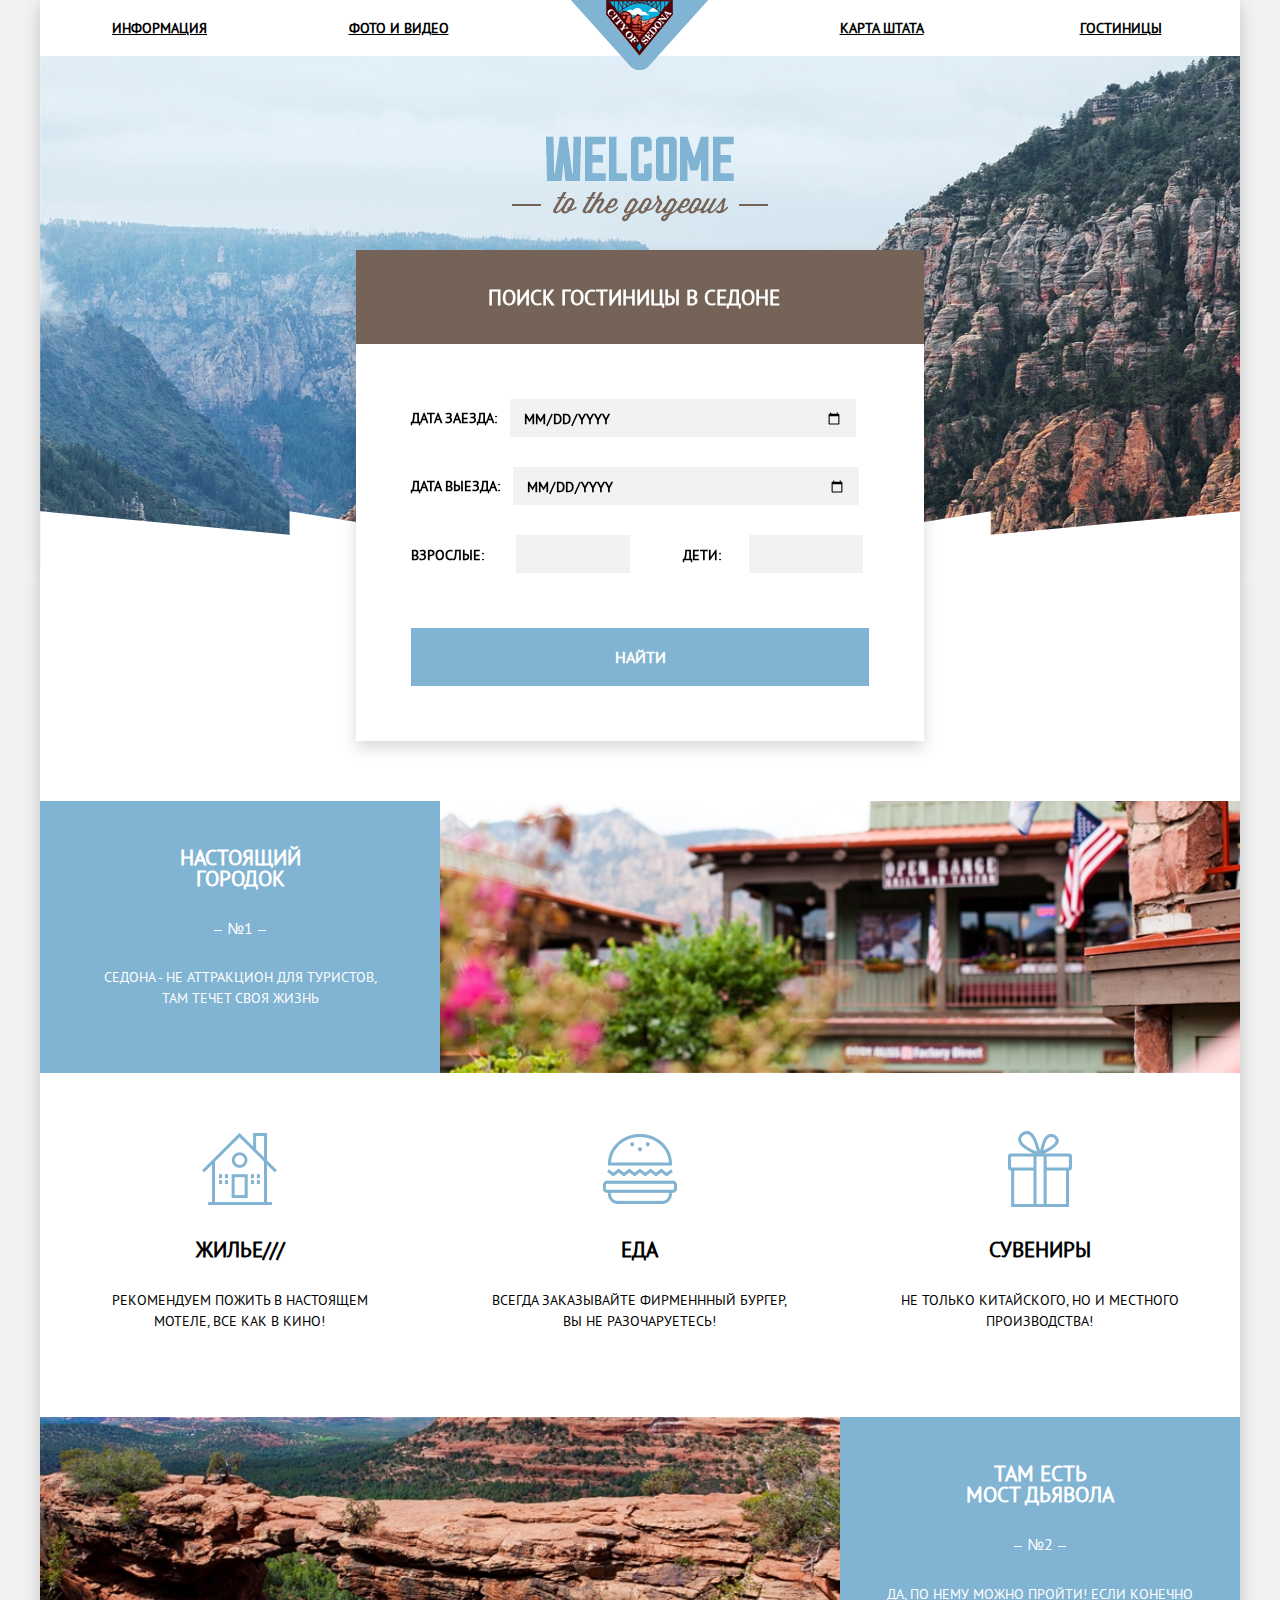
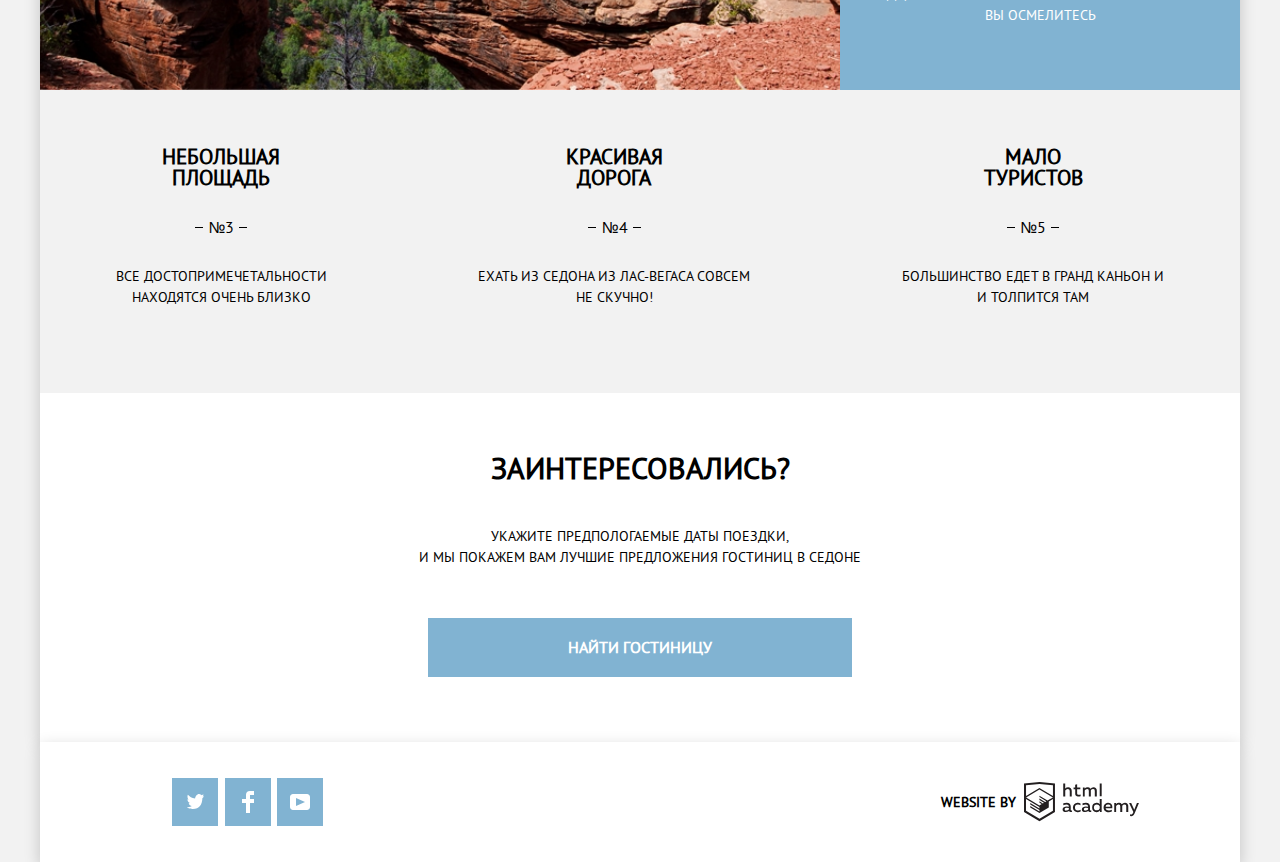
<file: index.html>
<!doctype html>
<html lang="ru">
<head>
    <meta charset="UTF-8">
    <title>Sedona</title>
    <link rel="stylesheet" href="css/normalize.css">
    <link rel="stylesheet" href="css/fonts.css">
    <link rel="stylesheet" href="css/main.css">
</head>

<body>
    <div class="wrapper">
        <header class="header">
            <div class="header-top">
                <a class="main-header_logo" href="index.html" >
                    <img src="./img/Logo.png" width="138" height="70" alt="Логотип сайта Седона"/>
                </a>
                <nav class="main-navigation">
                    <ul class="site-navigation">
                        <li><a class="site-navigation_link" href="#">Информация</a></li>
                        <li><a class="site-navigation_link" href="#">Фото и видео</a></li>
                        <li><a class="site-navigation_link" href="#">Карта штата</a></li>
                        <li><a class="site-navigation_link" href="#">Гостиницы</a></li>
                    </ul>
                </nav>
            </div>
            <div class="header-main">
                <div class="header-main_picture-wrap">
                    <img class="header-main_picture" src="./img/main-logo.png" alt="Title">
                </div>
                <div class="header-main_triangle"></div>
            </div>
        </header>

        <main class="container">
            <div class="title-h1">
                <h1>Седона - небольшой городок в Аризоне,<br> заслуживающий большего!</h1>
                <p>Рассмотрим 5 причин, по которым Седона круче, чем Гранд Каньон!</p>
            </div>
            <div class="first-reason">
                <div class="real-village">
                    <h2>Настоящий <br>городок</h2>
                    <span class="real-village_position">№1</span>
                    <p>Седона - не аттракцион для туристов,<br> там течет своя жизнь</p>
                </div>
                <div class="village-img_wrapper">
                    <img class="photo" src="./img/photo-village.jpg" alt="Фотография городка">
                </div>
            </div>
            <div class="desc">
                <div class="desc_item">
                    <div class="desc-img_item item_img1"></div>
                    <h3 class="desc-title">Жилье///</h3>
                    <p class="item_description">Рекомендуем пожить в настоящем <br>мотеле, все как в кино!</p>
                </div>
                <div class="desc_item">
                    <div class="desc-img_item item_img2"></div>
                    <h3 class="desc-title">Еда</h3>
                    <p class="item_description">Всегда заказывайте фирменнный бургер,<br>вы не разочаруетесь!</p>
                </div>
                <div class="desc_item">
                    <div class="desc-img_item item_img3"></div>
                    <h3 class="desc-title">Сувениры</h3>
                    <p class="item_description">Не только китайского, но и местного <br> производства!</p>
                </div>
            </div>
            <div class="first-reason">
                <div class="village-img_wrapper">
                    <img class="photo" src="./img/photo-mountain.jpg" alt="Фотография городка">
                </div>
                <div class="real-village">
                    <h2>Там есть <br>мост дьявола</h2>
                    <span class="real-village_position">№2</span>
                    <p class="item_description">Да, по нему можно пройти! Если конечно <br> вы осмелитесь</p>
                </div>
            </div>
            <div class="desc desc_gray">
                <div class="next-reason_item">
                    <h2 class="desc-title">Небольшая <br>площадь</h2>
                    <span class="next-reason_position">№3</span>
                    <p class="item_description">Все достопримечетальности <br> находятся очень близко</p>
                </div>
                <div class="next-reason_item">
                    <h2 class="desc-title">Красивая <br>дорога</h2>
                    <span class="next-reason_position">№4</span>
                    <p class="item_description">Ехать из Седона из Лас-Вегаса совсем <br>не скучно!</p>
                </div>
                <div class="next-reason_item">
                    <h2 class="desc-title">Мало <br>туристов</h2>
                    <span class="next-reason_position">№5</span>
                    <p class="item_description">Большинство едет в Гранд Каньон и <br> и толпится там</p>
                </div>
            </div>


            <div class="search-hotel">
                <h2 class="search-hotel_title">Заинтересовались?</h2>
                <p class="search-hotel_text">Укажите предпологаемые даты поездки, <br>и мы покажем вам лучшие предложения гостиниц в Седоне</p>
                <button class="search-hotel_button"><span class="button_text">Найти гостиницу</span></button>
            </div>
            <div class="map-wrapper">
                <script type="text/javascript" charset="utf-8" async src="https://api-maps.yandex.ru/services/constructor/1.0/js/?um=constructor%3A19177b04b712caf2ca1ba849fd2e8c465b64545c598c1ed3a3be21e41c19a645&amp;width=1200&amp;height=594&amp;lang=ru_RU&amp;scroll=true"></script>
            </div>
        </main>

        <footer class="footer">
            <div class="footer_social">
                <ul class="social_items">
                    <li><a class="social_button" href="#">
                        <svg xmlns="http://www.w3.org/2000/svg" width="17" height="15" viewBox="0 0 17 15"><path fill="#FFF" d="M10.95.144c1.685-.496 2.984.27 3.577 1.179.673-.231 1.331-.481 2.011-.708a2.345 2.345 0 0 1-.857 1.768c.685.17 1.304-.491 1.304-.491-.169 1-1.006 1.788-1.563 2.024-.231 6.75-3.175 11.217-10.077 11.082h-.446c-.41 0-4.164-.46-4.898-1.887 2.271.196 3.893-.422 4.693-1.177-.96-.3-2.679-.477-2.979-2.95.349.106.564.228 1.19.119C1.705 8.247.374 7.53.448 5.33c.285.328 1.067.536 1.34.472C1.085 5.561-.182 2.442.894.85c1.818 1.854 3.735 3.606 7.152 3.773C8.254 2.33 9.183.793 10.95.144z"/></svg>
                    </a></li>
                    <li>
                        <a class="social_button" href="#">
                            <svg xmlns="http://www.w3.org/2000/svg" width="12" height="22" viewBox="0 0 12 22"><path fill="#FFF" d="M12 4V0H8a4 4 0 0 0-4 4v4H0v4h4v10h4V12h4V8H8V4h4z"/></svg>
                        </a>
                    </li>
                    <li>
                        <a class="social_button" href="#">
                            <svg xmlns="http://www.w3.org/2000/svg"  width="20" height="16" viewBox="0 0 20 16"><path fill="#fff" d="M17 0H3C1.35 0 0 1.35 0 3v10c0 1.65 1.35 3 3 3h14c1.65 0 3-1.35 3-3V3c0-1.65-1.35-3-3-3zM6.027 11.998V4.002L15.014 8l-8.987 3.998z"/></svg>
                        </a>
                    </li>
                </ul>
            </div>
            <div class="author">
                <p class="author_text">WEBSITE by</p>
                <div class="author_img">
                    <a class="author_link" href="#">
                        <svg class="author_svg" xmlns="http://www.w3.org/2000/svg" width="115" height="41" viewBox="0 0 108.08 36.85"><path d="M44.61,26.88a2,2,0,0,0,.55-0.1v1.33a3.25,3.25,0,0,1-1.18.21,1.67,1.67,0,0,1-1.67-1,4.84,4.84,0,0,1-3.14,1.08c-1.51,0-2.91-.83-2.91-2.55,0-2.13,2-2.79,3.71-2.79a11.08,11.08,0,0,1,2.17.25v-0.3c0-1-.76-1.77-2.19-1.77a7.42,7.42,0,0,0-3,.64v-1.7a10.21,10.21,0,0,1,3.19-.55c2.36,0,3.81,1.12,3.81,3.65v3a0.54,0.54,0,0,0,.49.59h0.17Zm-6.44-1.13A1.35,1.35,0,0,0,39.63,27h0.11a3.39,3.39,0,0,0,2.41-1V24.58a9.72,9.72,0,0,0-1.81-.21c-1,0-2.16.33-2.16,1.38h0Zm12.36-6.11a5,5,0,0,1,2.57.64V22a4.08,4.08,0,0,0-2.3-.7,2.75,2.75,0,1,0,0,5.49,5,5,0,0,0,2.43-.64v1.71a6.27,6.27,0,0,1-2.76.57A4.21,4.21,0,0,1,46,24.51q0-.21,0-0.41a4.32,4.32,0,0,1,4.18-4.46h0.38Zm12.17,7.24a2,2,0,0,0,.55-0.1v1.33a3.25,3.25,0,0,1-1.18.21,1.67,1.67,0,0,1-1.67-1,4.84,4.84,0,0,1-3.14,1.08c-1.51,0-2.91-.83-2.91-2.55,0-2.13,2-2.79,3.71-2.79a11.08,11.08,0,0,1,2.17.25v-0.3c0-1-.76-1.77-2.19-1.77a7.42,7.42,0,0,0-3,.64v-1.7a10.21,10.21,0,0,1,3.19-.55c2.36,0,3.81,1.12,3.81,3.65v3a0.54,0.54,0,0,0,.49.59h0.17Zm-6.44-1.13A1.35,1.35,0,0,0,57.73,27h0.11a3.39,3.39,0,0,0,2.41-1V24.58a9.72,9.72,0,0,0-1.81-.21c-1.06,0-2.16.33-2.16,1.38h0ZM73,16V28.2H71.35V26.88a3.88,3.88,0,0,1-3.19,1.54,4.4,4.4,0,0,1,0-8.78,3.81,3.81,0,0,1,3,1.3V16H73Zm-4.53,5.22a2.76,2.76,0,1,0,0,5.52A2.86,2.86,0,0,0,71.15,25V23A2.91,2.91,0,0,0,68.49,21.27ZM79,19.64c3.31,0,4.46,2.68,3.92,5.09H76.7c0.21,1.5,1.67,2.11,3.19,2.11a6.11,6.11,0,0,0,2.64-.59v1.6a7.14,7.14,0,0,1-3,.57C77,28.42,74.78,27,74.78,24a4.18,4.18,0,0,1,4-4.39H79Zm0.09,1.54a2.28,2.28,0,0,0-2.44,2.1v0.06H81.3A2,2,0,0,0,79.13,21.18Zm5.73,7V19.87h1.65v1a3.81,3.81,0,0,1,2.78-1.27A2.86,2.86,0,0,1,91.89,21a4.12,4.12,0,0,1,2.91-1.33A3.06,3.06,0,0,1,98,23V28.2h-1.9V23.05a1.59,1.59,0,0,0-1.42-1.75H94.42a2.8,2.8,0,0,0-2.07,1.12V28.2h-1.9V23.05A1.59,1.59,0,0,0,89,21.31H88.8a3,3,0,0,0-2.21,1.29v5.63H84.86Zm21.31-8.33h1.9l-3.91,9.46c-0.9,2.17-2.09,2.86-3.35,2.86a4.76,4.76,0,0,1-1.1-.14V30.46a2.86,2.86,0,0,0,.85.12c0.9,0,1.58-.64,2.07-1.9l0.17-.42-4-8.4h2l2.86,6.29ZM38.73,1.46V6.22a3.81,3.81,0,0,1,2.7-1.14,3.25,3.25,0,0,1,3.44,3.4v5.15H43V8.72a1.81,1.81,0,0,0-1.61-2h-0.3a2.93,2.93,0,0,0-2.32,1.39v5.52h-1.9V1.46h1.9ZM49.94,2.31v3h3V6.91h-3v3.81c0,1.1.5,1.46,1.58,1.46a4.49,4.49,0,0,0,1.69-.33v1.6A6.8,6.8,0,0,1,51,13.8a2.55,2.55,0,0,1-2.86-2.74V6.89H46.58V5.26h1.5V2.74Zm5.4,11.31V5.28H57v1A3.81,3.81,0,0,1,59.77,5a2.86,2.86,0,0,1,2.6,1.33A4.12,4.12,0,0,1,65.28,5,3.06,3.06,0,0,1,68.44,8.4v5.21h-1.9V8.46a1.59,1.59,0,0,0-1.42-1.75H64.89a2.8,2.8,0,0,0-2.07,1.12v5.78h-1.9V8.46A1.59,1.59,0,0,0,59.5,6.71H59.27A3,3,0,0,0,57.06,8v5.63H55.34ZM71.17,1.45H73V13.6H71.17V1.45ZM14.71,0H14.55L0,1.54V28.21l14.55,8.66,14.55-8.66V1.54Zm12.5,27.1L14.55,34.64,1.9,27.12V16.18l12.59,7.5V25L5.86,19.9v1.31l8.68,5.21v1.39L5.87,22.65V24l8.68,5.21,8.75-5.24V18.31L27.2,16V27.12Zm0-12.53-3.48,2-1.6,1L14.51,13v1.31L21,18.23H21l-0.14.09-1,.54-5.37-3.2V17l4.24,2.52-1,.67-3.2-1.9v1.31l2.1,1.24L14.5,22.1,2,14.65,14.51,7.11Zm0-1.32L14.49,5.76,1.91,13.25v-10L14.56,1.92,27.21,3.25v10h0Z" transform="translate(0 0)"/></svg>
                    </a>
                </div>
            </div>
        </footer>
    </div>
    <section class="modal">
        <h2 class="modal_title">Поиск гостиницы в Седоне</h2>
        <form class="modal_form" action="#" method="post">
            <p class="modal_item">
                <label class="modal_label"  for="date-arrival">Дата заезда:</label>
                <input class="visually-hidden" id="date-arrival" name="date" type="date" placeholder="24 Апреля 2017"/>
            </p>
            <p class="modal_item">
                <label class="modal_label"  for="date-departure">Дата выезда:</label>
                <input class="visually-hidden" id="date-departure" name="date" type="date"/>
            </p>
            <div class="modal-wrapper">
                <p class="modal-item_second">
                    <label class="modal_label" for="adults">Взрослые:</label>
                    <input class="visually-hidden-no adults-space" type="number" name="number" id="adults">
                </p>
                <p class="modal-item_second modal-item-second_space">
                    <label class="modal_label" for="children">Дети:</label>
                    <input class="visually-hidden-no children-space" type="number" id="children" name="number"/>
                </p>
            </div>
            <button class=" search-hotel_button modal_search">Найти</button>
        </form>
    </section>
</body>
</html>
</file>
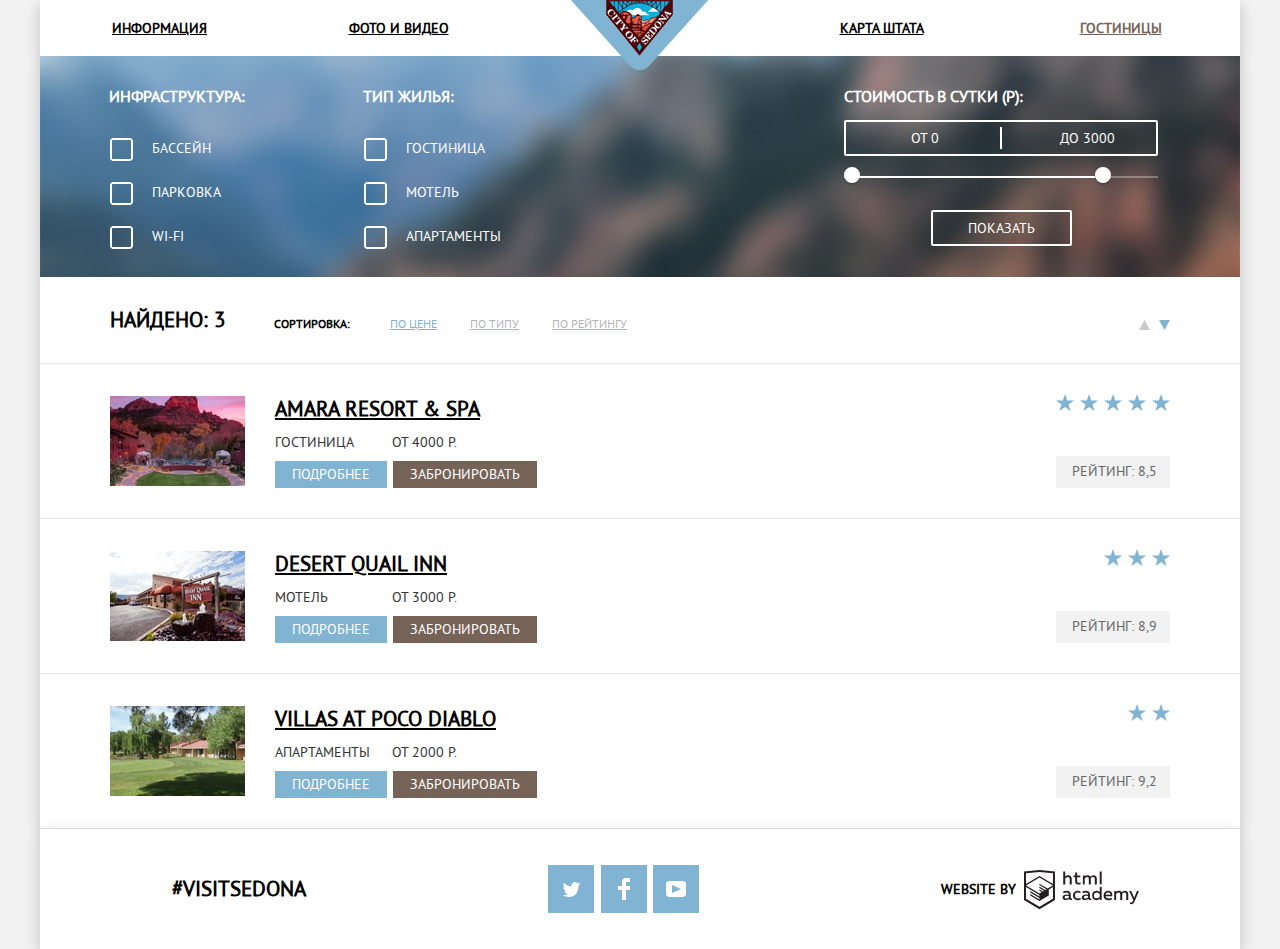
<file: hotels.html>
<!DOCTYPE html>
<html lang="ru">
<head>
    <meta charset="UTF-8">
    <title>Hotels</title>
    <link rel="stylesheet" href="css/normalize.css">
    <link rel="stylesheet" href="css/fonts.css">
    <link rel="stylesheet" href="css/main.css">
</head>

<body>
<div class="wrapper">
    <header class="header">
        <div class="header-top">
            <a class="main-header_logo" href="index.html">
                <img src="./img/Logo.png" width="138" height="70" alt="Логотип сайта Седона"/>
            </a>
            <nav class="main-navigation">
                <ul class="site-navigation">
                    <li><a class="site-navigation_link" href="#">Информация</a></li>
                    <li><a class="site-navigation_link" href="#">Фото и видео</a></li>
                    <li><a class="site-navigation_link" href="#">Карта штата</a></li>
                    <li><a class="site-navigation_link active-link" href="#">Гостиницы</a></li>
                </ul>
            </nav>
        </div>
    </header>


    <main class="container">
        <section class="main-configuration">
            <div class="wrapper-inner">
                <form class="main_filter" action="#" method="post">
                    <fieldset class="form_container">
                        <legend class="form_title">Инфраструктура:</legend>
                        <ul>
                            <li class="form_item form-position">
                                <input class="form_visually-hidden filter-input-checkbox" type="checkbox" id="pool"
                                       name="pool">
                                <label class="main_label" for="pool">Бассейн</label>
                            </li>
                            <li class="form_item form-position">
                                <input class="form_visually-hidden filter-input-checkbox" type="checkbox" id="parking"
                                       name="parking">
                                <label class="main_label" for="parking">Парковка</label>
                            </li>
                            <li class="form_item">
                                <input class="form_visually-hidden filter-input-checkbox" type="checkbox" id="wifi"
                                       name="wifi">
                                <label class="main_label" for="wifi">Wi-fi</label>
                            </li>
                        </ul>
                    </fieldset>
                    <fieldset class="form_container">
                        <legend class="form_title">Тип жилья:</legend>
                        <ul>
                            <li class="form_item form-position">
                                <input class="form_visually-hidden filter-input-checkbox" type="checkbox" id="hotel"
                                       name="hotel">
                                <label class="main_label" for="hotel">Гостиница</label>
                            </li>
                            <li class="form_item form-position">
                                <input class="form_visually-hidden filter-input-checkbox" type="checkbox" id="motel"
                                       name="motel">
                                <label class="main_label" for="motel">Мотель</label>
                            </li>
                            <li class="form_item">
                                <input class="form_visually-hidden filter-input-checkbox" type="checkbox"
                                       id="apartments" name="apartments">
                                <label class="main_label" for="apartments">Апартаменты</label>
                            </li>
                        </ul>
                    </fieldset>
                    <div class="form_range">
                        <p class="form-title_position">Стоимость в сутки (р):</p>
                        <div class="price-controls">
                            <label class="min-price">от <input type="number" name="min-price" value="0" min="0"
                                                               max="3000"></label>
                            <label class="max-price">до <input type="number" name="max-price" value="3000" min="0"
                                                               max="3000"></label>
                        </div>
                        <div class="range-controls">
                            <div class="scale">
                                <div class="bar"></div>
                            </div>
                            <div class="range-toggle range-toggle-min"></div>
                            <div class="range-toggle range-toggle-max"></div>
                        </div>
                        <button class="btn-transparent" type="submit">Показать</button>
                    </div>
                </form>
            </div>
        </section>

        <section class="section-sorting">
            <header class="section-sorting__top-head top-head">
                <div class="wrapper-inner">
                    <div class="sorting">
                        <div class="sorting-wrapper">
                            <p class="sorting_result">Найдено: 3</p>
                            <span class="sorting_configuration">Сортировка:</span>
                            <ul class="sorting_list">
                                <li class="list-position"><a class="item_kind active_item" href="#">По цене</a></li>
                                <li class="list-position"><a class="item_kind list-border" href="#">По типу</a></li>
                                <li class="list-position"><a class="item_kind list-border" href="#">По рейтингу</a></li>
                            </ul>
                        </div>
                        <div class="sorting_direction">
                            <svg class="svg-item direction_item" xmlns="http://www.w3.org/2000/svg" width="11"
                                 height="10" viewBox="0 0 11 10">
                                <path d="M5.5 0L0 10h11z"/>
                            </svg>
                            <svg class="svg-item svg-active" xmlns="http://www.w3.org/2000/svg" width="11" height="10"
                                 viewBox="0 0 11 10">
                                <path d="M5.5 10L0 0h11"/>
                            </svg>
                        </div>
                    </div>
                </div>
            </header>

            <div class="section-sorting__result">
            <div class="wrapper-inner">
                <div class="result-hotels">
                    <div class="hotels-kind">

                        <div class="hotels-img">
                            <img src="./img/hotel-1.jpg" alt="">
                        </div>

                        <div class="hotels-text">


                            <h2 class="hotels_title"><a class="hotels_title__text" href="#">Amara Resort & Spa</a></h2>


                            <div class="hotels-price">
                                <p class="hotels-description">Гостиница</p>
                                <span class="hotels-description hotels-description-position">От 4000 р.</span>
                            </div>


                            <div class="hotels-position-button">
                                <button class="hotels-button"><span class="hotels-button_text">Подробнее</span></button>
                                <button class="hotels-button add-color-button"><span class="hotels-button_text">Забронировать</span></button>
                            </div>


                        </div>
                    </div>


                    <div class="hotels-rating">
                        <div class="hotels-stars">
                            <span class="hotels-stars__star-element star-element"></span>
                            <span class="hotels-stars__star-element star-element"></span>
                            <span class="hotels-stars__star-element star-element"></span>
                            <span class="hotels-stars__star-element star-element"></span>
                            <span class="hotels-stars__star-element star-element"></span>
                        </div>
                        <span class="number-rating">Рейтинг: 8,5</span>
                    </div>

                </div>
            </div>
        </div>



            <div class="section-sorting__result">
                <div class="wrapper-inner">
                    <div class="result-hotels">
                        <div class="hotels-kind">

                            <div class="hotels-img">
                                <img src="./img/hotel-2.jpg" alt="">
                            </div>

                            <div class="hotels-text">


                                <h2 class="hotels_title"><a class="hotels_title__text" href="#">Desert Quail Inn</a></h2>


                                <div class="hotels-price">
                                    <p class="hotels-description">Мотель</p>
                                    <span class="hotels-description hotels-description-position">От 3000 р.</span>
                                </div>


                                <div class="hotels-position-button">
                                    <button class="hotels-button"><span class="hotels-button_text">Подробнее</span></button>
                                    <button class="hotels-button add-color-button"><span class="hotels-button_text">Забронировать</span></button>
                                </div>


                            </div>
                        </div>


                        <div class="hotels-rating">
                            <div class="hotels-stars">
                                <span class="hotels-stars__star-element star-element"></span>
                                <span class="hotels-stars__star-element star-element"></span>
                                <span class="hotels-stars__star-element star-element"></span>
                            </div>
                            <span class="number-rating">Рейтинг: 8,9</span>
                        </div>

                    </div>
                </div>
            </div>






            <div class="section-sorting__result">
                <div class="wrapper-inner">
                    <div class="result-hotels">
                        <div class="hotels-kind">

                            <div class="hotels-img">
                                <img src="./img/hotel-3.jpg" alt="">
                            </div>

                            <div class="hotels-text">


                                <h2 class="hotels_title"><a class="hotels_title__text" href="#">Villas at Poco Diablo</a></h2>


                                <div class="hotels-price">
                                    <p class="hotels-description">Апартаменты</p>
                                    <span class="hotels-description hotels-description-position">От 2000 р.</span>
                                </div>


                                <div class="hotels-position-button">
                                    <button class="hotels-button"><span class="hotels-button_text">Подробнее</span></button>
                                    <button class="hotels-button add-color-button"><span class="hotels-button_text">Забронировать</span></button>
                                </div>


                            </div>
                        </div>


                        <div class="hotels-rating">
                            <div class="hotels-stars">
                                <span class="hotels-stars__star-element star-element"></span>
                                <span class="hotels-stars__star-element star-element"></span>
                            </div>
                            <span class="number-rating">Рейтинг: 9,2</span>
                        </div>

                    </div>
                </div>
            </div>
        </section>
    </main>

    <footer class="footer">
        <p class="footer_text">#visitSEDONA</p>
        <div class="footer_social">
            <ul class="social_items">
                <li><a class="social_button" href="#">
                    <svg xmlns="http://www.w3.org/2000/svg" width="17" height="15" viewBox="0 0 17 15"><path fill="#FFF" d="M10.95.144c1.685-.496 2.984.27 3.577 1.179.673-.231 1.331-.481 2.011-.708a2.345 2.345 0 0 1-.857 1.768c.685.17 1.304-.491 1.304-.491-.169 1-1.006 1.788-1.563 2.024-.231 6.75-3.175 11.217-10.077 11.082h-.446c-.41 0-4.164-.46-4.898-1.887 2.271.196 3.893-.422 4.693-1.177-.96-.3-2.679-.477-2.979-2.95.349.106.564.228 1.19.119C1.705 8.247.374 7.53.448 5.33c.285.328 1.067.536 1.34.472C1.085 5.561-.182 2.442.894.85c1.818 1.854 3.735 3.606 7.152 3.773C8.254 2.33 9.183.793 10.95.144z"/></svg>
                </a></li>
                <li>
                    <a class="social_button" href="#">
                        <svg xmlns="http://www.w3.org/2000/svg" width="12" height="22" viewBox="0 0 12 22"><path fill="#FFF" d="M12 4V0H8a4 4 0 0 0-4 4v4H0v4h4v10h4V12h4V8H8V4h4z"/></svg>
                    </a>
                </li>
                <li>
                    <a class="social_button" href="#">
                        <svg xmlns="http://www.w3.org/2000/svg" width="20" height="16" viewBox="0 0 20 16"><path fill="#fff" d="M17 0H3C1.35 0 0 1.35 0 3v10c0 1.65 1.35 3 3 3h14c1.65 0 3-1.35 3-3V3c0-1.65-1.35-3-3-3zM6.027 11.998V4.002L15.014 8l-8.987 3.998z"/></svg>
                    </a>
                </li>
            </ul>
        </div>
        <div class="author">
            <p class="author_text">WEBSITE by</p>
            <div class="author_img">
                <a class="author_link" href="#">
                    <svg class="author_svg" xmlns="http://www.w3.org/2000/svg" width="115" height="41" viewBox="0 0 108.08 36.85"><path d="M44.61,26.88a2,2,0,0,0,.55-0.1v1.33a3.25,3.25,0,0,1-1.18.21,1.67,1.67,0,0,1-1.67-1,4.84,4.84,0,0,1-3.14,1.08c-1.51,0-2.91-.83-2.91-2.55,0-2.13,2-2.79,3.71-2.79a11.08,11.08,0,0,1,2.17.25v-0.3c0-1-.76-1.77-2.19-1.77a7.42,7.42,0,0,0-3,.64v-1.7a10.21,10.21,0,0,1,3.19-.55c2.36,0,3.81,1.12,3.81,3.65v3a0.54,0.54,0,0,0,.49.59h0.17Zm-6.44-1.13A1.35,1.35,0,0,0,39.63,27h0.11a3.39,3.39,0,0,0,2.41-1V24.58a9.72,9.72,0,0,0-1.81-.21c-1,0-2.16.33-2.16,1.38h0Zm12.36-6.11a5,5,0,0,1,2.57.64V22a4.08,4.08,0,0,0-2.3-.7,2.75,2.75,0,1,0,0,5.49,5,5,0,0,0,2.43-.64v1.71a6.27,6.27,0,0,1-2.76.57A4.21,4.21,0,0,1,46,24.51q0-.21,0-0.41a4.32,4.32,0,0,1,4.18-4.46h0.38Zm12.17,7.24a2,2,0,0,0,.55-0.1v1.33a3.25,3.25,0,0,1-1.18.21,1.67,1.67,0,0,1-1.67-1,4.84,4.84,0,0,1-3.14,1.08c-1.51,0-2.91-.83-2.91-2.55,0-2.13,2-2.79,3.71-2.79a11.08,11.08,0,0,1,2.17.25v-0.3c0-1-.76-1.77-2.19-1.77a7.42,7.42,0,0,0-3,.64v-1.7a10.21,10.21,0,0,1,3.19-.55c2.36,0,3.81,1.12,3.81,3.65v3a0.54,0.54,0,0,0,.49.59h0.17Zm-6.44-1.13A1.35,1.35,0,0,0,57.73,27h0.11a3.39,3.39,0,0,0,2.41-1V24.58a9.72,9.72,0,0,0-1.81-.21c-1.06,0-2.16.33-2.16,1.38h0ZM73,16V28.2H71.35V26.88a3.88,3.88,0,0,1-3.19,1.54,4.4,4.4,0,0,1,0-8.78,3.81,3.81,0,0,1,3,1.3V16H73Zm-4.53,5.22a2.76,2.76,0,1,0,0,5.52A2.86,2.86,0,0,0,71.15,25V23A2.91,2.91,0,0,0,68.49,21.27ZM79,19.64c3.31,0,4.46,2.68,3.92,5.09H76.7c0.21,1.5,1.67,2.11,3.19,2.11a6.11,6.11,0,0,0,2.64-.59v1.6a7.14,7.14,0,0,1-3,.57C77,28.42,74.78,27,74.78,24a4.18,4.18,0,0,1,4-4.39H79Zm0.09,1.54a2.28,2.28,0,0,0-2.44,2.1v0.06H81.3A2,2,0,0,0,79.13,21.18Zm5.73,7V19.87h1.65v1a3.81,3.81,0,0,1,2.78-1.27A2.86,2.86,0,0,1,91.89,21a4.12,4.12,0,0,1,2.91-1.33A3.06,3.06,0,0,1,98,23V28.2h-1.9V23.05a1.59,1.59,0,0,0-1.42-1.75H94.42a2.8,2.8,0,0,0-2.07,1.12V28.2h-1.9V23.05A1.59,1.59,0,0,0,89,21.31H88.8a3,3,0,0,0-2.21,1.29v5.63H84.86Zm21.31-8.33h1.9l-3.91,9.46c-0.9,2.17-2.09,2.86-3.35,2.86a4.76,4.76,0,0,1-1.1-.14V30.46a2.86,2.86,0,0,0,.85.12c0.9,0,1.58-.64,2.07-1.9l0.17-.42-4-8.4h2l2.86,6.29ZM38.73,1.46V6.22a3.81,3.81,0,0,1,2.7-1.14,3.25,3.25,0,0,1,3.44,3.4v5.15H43V8.72a1.81,1.81,0,0,0-1.61-2h-0.3a2.93,2.93,0,0,0-2.32,1.39v5.52h-1.9V1.46h1.9ZM49.94,2.31v3h3V6.91h-3v3.81c0,1.1.5,1.46,1.58,1.46a4.49,4.49,0,0,0,1.69-.33v1.6A6.8,6.8,0,0,1,51,13.8a2.55,2.55,0,0,1-2.86-2.74V6.89H46.58V5.26h1.5V2.74Zm5.4,11.31V5.28H57v1A3.81,3.81,0,0,1,59.77,5a2.86,2.86,0,0,1,2.6,1.33A4.12,4.12,0,0,1,65.28,5,3.06,3.06,0,0,1,68.44,8.4v5.21h-1.9V8.46a1.59,1.59,0,0,0-1.42-1.75H64.89a2.8,2.8,0,0,0-2.07,1.12v5.78h-1.9V8.46A1.59,1.59,0,0,0,59.5,6.71H59.27A3,3,0,0,0,57.06,8v5.63H55.34ZM71.17,1.45H73V13.6H71.17V1.45ZM14.71,0H14.55L0,1.54V28.21l14.55,8.66,14.55-8.66V1.54Zm12.5,27.1L14.55,34.64,1.9,27.12V16.18l12.59,7.5V25L5.86,19.9v1.31l8.68,5.21v1.39L5.87,22.65V24l8.68,5.21,8.75-5.24V18.31L27.2,16V27.12Zm0-12.53-3.48,2-1.6,1L14.51,13v1.31L21,18.23H21l-0.14.09-1,.54-5.37-3.2V17l4.24,2.52-1,.67-3.2-1.9v1.31l2.1,1.24L14.5,22.1,2,14.65,14.51,7.11Zm0-1.32L14.49,5.76,1.91,13.25v-10L14.56,1.92,27.21,3.25v10h0Z" transform="translate(0 0)"/></svg>
                </a>
            </div>
        </div>
    </footer>


</div>
</body>
</html>
</file>
<file: css/fonts.css>
@font-face {
    font-family: "PT Sans";
    src: url("../fonts/ptsans.woff"),
        url("../fonts/ptsans.woff2");
    font-style: normal;
    font-weight: normal;
}


@font-face {
    font-family: "PT Sansbold";
    src: url("../fonts/ptsansbold.woff"),
         url("../fonts/ptsansbold.woff2");
    font-style: normal;
    font-weight: 700;
}
</file>
<file: css/main.css>
* {
    margin: 0;
    padding: 0;
    box-sizing: border-box;
}

a {
    /*text-decoration: none;*/
}

ul, li {
    list-style: none;
}

body {
    margin: 0;
    padding: 0;
    width: 100%;
    height: 100%;

    font-family: "PT Sans", Arial, sans-serif;
}
img {
    width: 100%;
    max-width: 100%;
    height: auto;
}

.wrapper {
    max-width: 1280px;
    padding: 0 40px;
    margin: 0 auto;
    background-color: #f2f2f2;
}


.wrapper-inner {
    width: 100%;
    max-width: 1060px;
    margin: 0 auto;
}


.section-sorting__result {
    border-bottom: 1px solid #E5E5E5;
}


/*Header begin*/
.header {
    display: flex;
    flex-direction: column;

    box-shadow: 0 5px 15px rgba(0, 1, 1, 0.2);
}

.header-top {
    position: relative;
    width: 100%;
    background-color: #fff;
}

main {
    box-shadow: 0 5px 15px rgba(0, 1, 1, 0.2);
}

.main-header_logo {
    position: absolute;
    left: 50%;
    top: 0;
    transform: translateX(-50%);
    z-index: 10;
}

.main-navigation {
    width: 100%;
}

.site-navigation {
    display: flex;
}

.site-navigation li {
    display: flex;
    flex-direction: column;
    align-items: center;
    justify-content: space-around;
    width: 239px;
    height: 56px;
}

.site-navigation_link:hover {
    color: #81b3d2;
}

.site-navigation_link:active {
    color: #000000;
    opacity: 0.3;
}

.site-navigation li:nth-child(3) {
    margin-left: auto;
}

.site-navigation_link {
    display: block;
    color: #000000;

    font-size: 14px;
    font-weight: 700;
    line-height: 26px;
    text-transform: uppercase;
}

.active-link {
    color: #766357;
    opacity: 1;
}


/*header-main*/
.header-main {
    position: relative;
    background-image: url("../img/background-photo.jpg");
    background-repeat: no-repeat;
    background-position: center -40px;
    background-size: cover;
    width: 100%;
    padding: 80px 0;
}

.header-main_picture-wrap {
    margin: 0 auto;
    width: 100%;
    max-width: 458px;
}

.header-main_picture {
    display: block;
    width: 100%;
    max-width: 100%;
}


.header-main_triangle {
    position: absolute;
    bottom: 0;
    width: 100%;
    height: 57px;
    background-image: url("../img/triangle.png");
    background-position: center center;
    background-repeat: no-repeat;
}
/*header-main*/

/*Header END*/


/*Main*/
.container {
    background-color: #fff;
}
.title-h1 {
    display: flex;
    flex-direction: column;
}

.title-h1 h1 {
    padding-top: 61px;
    font-size: 21px;
    line-height: 26px;
    text-transform: uppercase;
    margin: 0 auto;
    text-align: center;
}

.title-h1 p {
    padding-top: 38px;
    padding-bottom: 56px;
    text-align: center;
    font-size: 14px;
    line-height: 26px;
    text-transform: uppercase;
}

.first-reason {
    display: flex;
    align-items: stretch;
    width: 100%;
}

.real-village {
    padding-top: 46px;
    padding-bottom: 64px;

    min-width: 400px;
    max-width: 600px;
    background-color: #81b3d2;
}

.real-village  h2{
    text-align: center;
    font-size: 21px;
    line-height: 21px;
    text-transform: uppercase;
    font-weight: 700;
    color: #ffffff;
    font-family: "PT Sans", Arial, sans-serif;
}

.real-village_position {
    display: block;
    color: #ffffff;

    margin-top: 30px;

    align-items: center;
    text-align: center;
}

.real-village_position::before,
.real-village_position::after {
    display: inline-block;
    content: "";

    border-top: 1px solid #ffffff;
    width: 8px;
    vertical-align: middle;

    background: #ffffff;
}

.real-village_position::before {
    margin-right: 5px;
}

.real-village_position::after {
    margin-left: 5px;
}

.real-village p {
    width: 100%;
    padding: 0 40px;
    color: #ffffff;

    font-family: "PT Sans", Arial, sans-serif;
    font-size: 14px;
    line-height: 21px;
    text-align: center;
    text-transform: uppercase;

    margin-top: 30px;
}

.photo {
    height: 100%;
    object-fit: cover;
}




.desc {
    width: 100%;
    display: flex;
    justify-content: space-around;
    padding-top: 56px;
    padding-bottom: 85px;
}

.desc_gray {
    background-color: #f2f2f2;
}

.desc_item {
    width: 33.33%;
    padding: 0 15px 0 15px;
}

.desc-img_item {
    margin: 0 auto;
    background-repeat: no-repeat;
    background-position: center center;
    width: 80px;
    height: 80px;

    margin-bottom: 30px;
}

.desc_item:nth-child(1) .desc-img_item {
    background-image: url("../img/icon-1.png");

}
.desc_item:nth-child(2) .desc-img_item {
    background-image: url("../img/icon-2.png");

}
.desc_item:nth-child(3) .desc-img_item {
    background-image: url("../img/icon-3.png");

}

.desc-title {
    font-size: 21px;
    font-weight: 700;
    line-height: 21px;
    text-transform: uppercase;
    text-align: center;

}

.item_description {
    margin-top: 30px;

    font-size: 14px;
    font-weight: 400;
    line-height: 21px;
    text-transform: uppercase;

    text-align: center;
}


.next-reason {
    display: flex;
}

.next-reason_item {
    display: block;

    align-items: center;
    text-align: center;
}

.next-reason_position::before,
.next-reason_position::after {
    content: "";

    display: inline-block;
    width: 8px;
    height: 1px;
    vertical-align: middle;
    margin-top: -3px;

    background-color: #000000;
}

.next-reason_position::before {
    margin-right: 5px;
}

.next-reason_position::after {
    margin-left: 5px;
}

.next-reason_position {
    display: block;
    margin-top: 30px;
}

.search-hotel {
    display: flex;
    flex-direction: column;
    justify-content: center;
    align-items: center;
}

.search-hotel_title {
    font-size: 30px;
    font-weight: 700;
    line-height: 36px;
    text-transform: uppercase;

    margin-top: 57px;
    margin-bottom: 40px;
}

.search-hotel_text {
    font-size: 14px;
    font-weight: 400;
    line-height: 21px;
    text-transform: uppercase;

    text-align: center;

    margin-bottom: 50px;
}

.search-hotel_button {
    display: inline-block;
    border: none;

    padding: 20px 140px 20px 140px;
    margin-bottom: 65px;

    text-transform: uppercase;
    font-weight: 700;

    color: #ffffff;
    background-color: #81b3d2;
}

.search-hotel_button:hover {
    background-color: #669ec0;
}

.search-hotel_button:active {
    background-color: #5496bd;
}

.search-hotel_button:active .button_text {
    opacity: 0.3;
}


.button_text {
    text-transform: uppercase;
    font-weight: 700;

    color: #ffffff;
}



.map-wrapper {
    height: 100%;
    width: 100%;
    overflow: hidden;
}



.footer {
    display: flex;
    justify-content: space-between;
    align-items: center;


    padding: 36px 101px 36px 132px;

    background-color: #ffffff;
    box-shadow: 0 5px 15px rgba(0, 1, 1, 0.2);
}

.footer_text {
    font-size: 21px;
    font-weight: 700;
    line-height: 26px;
    text-transform: uppercase;
}

.visually-hidden {
    overflow: hidden;
}


.social_items {
    display: flex;
    justify-content: space-between;
    width: 151px;
}
.social_button {
    display: flex;
    align-items: center;
    justify-content: center;

    width: 46px;
    height: 48px;

    background-color: #81b3d2;
}

.social_button:hover {
    background-color: #669ec0;
}

.social_button:active {
    background-color: #5496bd;
}

.social_button:active svg {
    opacity: 0.3;
}

.author {
    display: flex;
    justify-content: center;
    align-items: center;
}

.author_text {
    font-size: 14px;
    font-weight: 700;
    line-height: 26px;
    text-transform: uppercase;
}

.author_img {
    margin-left: 8px;
}

.author_link {
    display: flex;
    align-items: center;
    justify-content: center;

    width: 115px;
    height: 41px;
}

.author_svg {
    fill: #231f20;
}

.author_svg:hover {
    fill: #81b3d2;
}

.author_svg:active {
    fill: #bdbbbc;
}


.modal {
    display: block;
    flex-direction: column;

    width: 568px;
    position: fixed;
    top: 250px;
    transform: translateX(-50%);
    left: 50%;

    box-shadow: 0 7px 15px rgba(0, 1, 1, 0.15);
    background-color: #ffffff;
}

.modal_title {
    display: flex;
    padding: 35px 132px 33px 132px;


    font-size: 21px;
    font-weight: 700;
    line-height: 26px;
    text-transform: uppercase;
    color: #ffffff;
    background-color: #766357;
}

.modal_form {
    padding: 55px;
}

.modal_item {
    display: flex;
    align-items: center;
    margin-bottom: 30px;

}

.modal_item input{
    box-sizing: border-box;
    width: 346px;
    height: 38px;

    margin-left: 13px;
    padding: 14px 13px 13px 13px;

    font-size: 14px;
    font-weight: 700;
    line-height: 26px;
    text-transform: uppercase;

    background-color: #f2f2f2;
    border-style: none;
}

.visually-hidden-no {
    box-sizing: border-box;
    width: 114px;
    height: 38px;

    padding: 14px 13px 13px 13px;

    font-size: 14px;
    font-weight: 700;
    line-height: 26px;
    text-transform: uppercase;

    background-color: #f2f2f2;
    border-style: none;
}

.adults-space {
    margin-left: 28px;
}

.children-space {
    margin-left: 24px;
}
.modal-wrapper {
    display: flex;
    justify-content: flex-start;

}

.modal-item-second_space {
    margin-left: 53px;
}

.modal_label {
    font-size: 14px;
    font-weight: 700;
    line-height: 26px;
    text-transform: uppercase;
}

.modal_search {
    width: 100%;
    margin-top: 55px;
    margin-bottom: 0;
}



               /*Main hotels*/
.main-configuration {
    padding: 30px 0;

    background-image: url("../img/filter_background.jpg");
    background-repeat: no-repeat;
    background-position: left center;
    background-size: cover;
    width: 100%;
}

.main_filter {
    display: flex;
}


.main_filter fieldset {
    margin-left: 42px;
    margin-right: 119px;

    border: none;
    padding: 0;
}

.form_container {
    margin-bottom: 0;
}

.form_title {
    font-size: 16px;
    font-weight: 700;
    line-height: 21px;
    text-transform: uppercase;
    color: #ffffff;
    margin-left: -43px;
    margin-bottom: 31px;
}

.main_label {
    font-size: 14px;
    font-weight: 400;
    line-height: 21px;
    text-transform: uppercase;
    color: #ffffff;
}


.form_visually-hidden:not(:focus):not(:active), input[type="checkbox"] {
    position: absolute;
    width: 1px;
    height: 1px;
    margin: -1px;
    border: 0;
    padding: 0;
    white-space: nowrap;
    clip-path: inset(100%);
    clip: rect(0 0 0 0);
    overflow: hidden;
}

.form_item label {
    position: relative;
    display: block;
    cursor: pointer;
    user-select: none;
}

.filter-input-checkbox:not(:checked) + label::before {
    content: "";
    position: absolute;
    left: -42px;
    top: 0;
    width: 23px;
    height: 23px;
    background-image: url("../img/checkbox-off.svg");
    border-radius: 3px;
    background-repeat: no-repeat;
    background-position: 0 0;
}

.filter-input-checkbox:checked + label::after {
    content: "";
    position: absolute;
    top: 0;
    left: -42px;
    width: 27px;
    height: 23px;
    background-image: url("../img/checkbox-on.svg");
    background-repeat: no-repeat;
    background-position: 0 0;
}

.form-position {
    margin-bottom: 23px;
}

.form-title_position {
    margin-bottom: 13px;

    font-size: 16px;
    font-weight: 700;
    line-height: 21px;
    text-transform: uppercase;
    color: #ffffff;
}

.form_range {
    margin-left: 224px;
}

.price-controls {
    position: relative;

    height: 36px;
    margin-bottom: 20px;

    font-size: 0;

    border: 2px solid #ffffff;
    border-radius: 2px;
}

.price-controls::after {
    content: "";
    position: absolute;
    top: 50%;
    left: 50%;

    width: 2px;
    height: 22px;

    background: #ffffff;
    transform: translate(-50%, -50%);
}

.price-controls {
    padding-top: 6px;
    width: 314px;
    display: block;
}

.price-controls label {
    color: #ffffff;
    font-family: "PT Sans", Arial, sans-serif;
    font-size: 14px;
    font-weight: 400;
    line-height: 21px;
    text-transform: uppercase;
    vertical-align: top;

    cursor: pointer;
}

.min-price,
.max-price {
    padding-top: 11px;
    padding-left: 65px;
}

.price-controls input {
    width: 64px;
    margin: 0;
    padding-right: 2px;

    color: #ffffff;
    font-family: "PT Sans", Arial, sans-serif;
    font-size: 14px;
    font-weight: 400;
    line-height: 21px;
    text-transform: uppercase;
    vertical-align: top;

    cursor: pointer;
    background: none;
    border: none;
    outline: none;
}

.range-controls {
    position: relative;

    margin-bottom: 32px;
}

.range-controls .scale {
    height: 2px;

    background: rgba(255, 255, 255, 0.3);
}

.range-controls .bar {
    width: 80%;
    height: 2px;

    background: #ffffff;
}

.range-toggle {
    position: absolute;
    top: -9px;

    width: 4px;
    height: 4px;

    background: #ababab;
    border: 8px solid #ffffff;
    border-radius: 50%;
    box-shadow: 0 2px 1px 0 rgba(0, 1, 1, 0.2);
    cursor: pointer;
}

.range-toggle:hover {
    background: #1c4f80;
}

.range-toggle-min {
    left: 0;
}

.range-toggle-max {
    left: 80%;
}

.btn-transparent {
    display: block;
    margin: 0 auto;
    padding: 6px 35px;

    font-size: 14px;
    line-height: 20px;
    color: #ffffff;
    text-transform: uppercase;

    background: transparent;
    border: 2px solid #ffffff;
    border-radius: 2px;
    outline: none;
    cursor: pointer;
}

.btn-transparent:hover {
    color: #000000;

    background: #ffffff;
}

/*Main sorting*/


.top-head {
    padding: 30px 0;

    border-bottom: 1px solid #E5E5E5;
}

.sorting {
    display: flex;
    justify-content: space-between;
    align-items: flex-end;
}

.sorting-wrapper {
    display: flex;
    align-items: flex-end;
}

.sorting_result {
    font-size: 21px;
    font-weight: 700;
    line-height: 26px;
    text-transform: uppercase;
}

.sorting_configuration {
    margin-left: 49px;
    font-size: 12px;
    font-weight: 600;
    line-height: 18px;
    text-transform: uppercase;
}

.sorting_list {
    display: flex;

    margin-left: 40px;
}

.list-position:not(:last-child) {
    margin-right: 33px;
}


input::-webkit-outer-spin-button,
input::-webkit-inner-spin-button {
    /* display: none; <- Crashes Chrome on hover */
    -webkit-appearance: none;
    margin: 0; /* <-- Apparently some margin are still there even though it's hidden */
}

.list-border {
    border-bottom: 1px dotted  #81b3d2;
    opacity: 1;
}

.item_kind {
    opacity: 0.3;
    color: #000000;
    font-size: 12px;
    font-weight: 400;
    line-height: 18px;
    text-transform: uppercase;
}

.item_kind:hover {
    color: #81b3d2;
    opacity: 1;
}

.item_kind:active {
    color: #000000;
    border: none;
}

.active_item {
    color: #81b3d2;
    opacity: 1;
}

.direction_item {
    margin-right: 5px;
}

.svg-item {
    cursor: pointer;
    fill: #cacaca;
}

.svg-active {
    fill: #81b3d2;
}

.svg-item:hover {
    fill: #000000;
}

.svg-item:active {
    fill: #81b3d2;
}


.result-hotels {
    display: flex;
    justify-content: space-between;
    padding: 30px 0;
}

.hotels-kind {
    display: flex;
    align-items: center;
}

.hotels-text {
    display: flex;
    flex-direction: column;
    margin-left: 30px;
}

.hotels-img {
    width: 135px;
    height: 90px;
}

.hotels_title__text {
    font-size: 21px;
    font-weight: 700;
    line-height: 26px;
    text-transform: uppercase;
    color: #000000;
}

.hotels_title__text:hover {
    color: #81b3d2;
}

.hotels_title__text:active {
    opacity: 0.3;
    color: #000000;
}

.hotels-price {
    display: flex;
    justify-content: space-between;
    margin-top: 10px;
}

.hotels-description {
    font-size: 14px;
    font-weight: 400;
    line-height: 21px;
    text-transform: uppercase;
    color: #333333;
}
.hotels-description-position {
    margin-right: 80px;
}


.hotels-position-button {
    display: flex;
    margin-top: 8px;
}

.hotels-button {
    border: none;

    font-size: 14px;
    font-weight: 500;
    line-height: 21px;
    text-transform: uppercase;
    color: #ffffff;
    background-color: #81b3d2;

    padding: 3px 17px 3px 17px;
    cursor: pointer;
}

.hotels-button:hover {
    background-color: #669ec0;
}

.hotels-button:active .hotels-button_text {
    background-color: #5496bd;
    opacity: 0.3;
}

.add-color-button:hover {
    background-color: #604e43;
}

.add-color-button:active .hotels-button_text {
    background-color: #503e33;
    opacity: 0.3;
}

.add-color-button {
    background-color: #766357;
    margin-left: 6px;
}

.hotels-rating {
    display: flex;
    flex-direction: column;
    justify-content: space-between;
    align-items: flex-end;
}



.number-rating {
    font-size: 14px;
    font-weight: 400;
    line-height: 21px;
    text-transform: uppercase;
    color: #666666;
    background-color: #f2f2f2;

    padding: 5px 13px 6px 16px;
}

.hotels-stars {
    display: flex;
}

.star-element {
    background-image: url("../img/star.png");
    width: 18px;
    height: 17px;
}

.star-element:not(:first-child) {
    margin-left: 6px;
}
</file>
